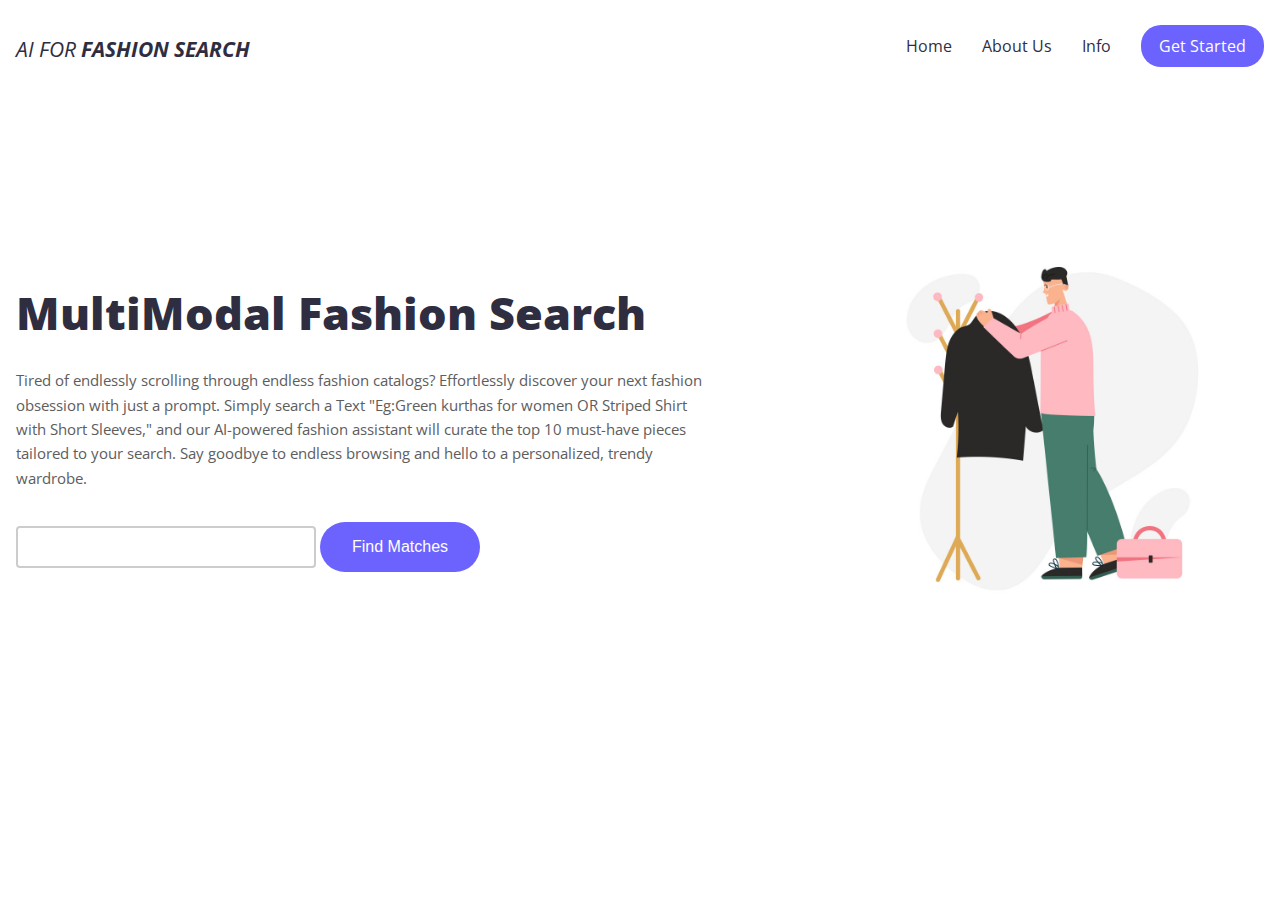
<file: templates/index.html>
<html lang="en">
  <head>
    <meta charset="UTF-8" />
    <meta http-equiv="X-UA-Compatible" content="IE=edge" />
    <meta name="viewport" content="width=device-width, initial-scale=1.0" />
    <title>MultiModal Fashion Search</title>
    <link rel="preconnect" href="https://fonts.googleapis.com" />
    <link rel="preconnect" href="https://fonts.gstatic.com" crossorigin />
    <link
      href="https://fonts.googleapis.com/css2?family=Open+Sans:wght@300;400;700;800&display=swap"
      rel="stylesheet"
    />
    <link rel="stylesheet" href="/static/stylee.css" />
  </head>
  <body>
    <div class="landing-page">
      <div class="container">
        <nav class="header-area">
          <div class="logo">AI for  <b>Fashion Search</b></div>
          <ul class="links">
            <li>Home</li>
            <li>About Us</li>
            <!-- <li>Work</li> -->
            <li>Info</li>
            <li>Get Started</li>
          </ul>
        </nav>
        <div class="hero">
          <div class="info">
            <h1>MultiModal Fashion Search</h1>
            <p>
              Tired of endlessly scrolling through endless fashion catalogs?

                Effortlessly discover your next fashion obsession with just a prompt. 
              
                Simply search a Text "Eg:Green kurthas for women OR Striped Shirt with Short Sleeves," 
              
                and our AI-powered fashion assistant 

                will curate the top 10 must-have pieces tailored to your search.

                Say goodbye to endless browsing and hello to a personalized, trendy wardrobe.
            </p>
            <div>
              <form action="/find_matches" method="post">
                  <!-- <label for="promptInput">Enter a prompt:</label>
                  <input type="text" id="promptInput" name="prompt" /> -->
                  <label for="promptInput" style="font-family: 'Montserrat', sans-serif; font-size: 18px; color: #333;"></label>
                  <input type="text" id="promptInput" name="prompt" style="padding: 10px; border: 2px solid #ccc; border-radius: 4px; font-family: 'Roboto', sans-serif; font-size: 16px; width: 300px;" />
                  <button type="submit">Find Matches</button>
              </form>
          </div>
            <!-- <button>LET'S GET STARTED</button> -->
          </div>
          <div class="image">
            <img src="/static/h.png" alt="" />
          </div>
        </div>
      </div>
    </div>
  </body>
</html>
</file>
<file: static/stylee.css>
* {
    padding: 0;
    margin: 0;
    box-sizing: border-box;
  }
  body {
    font-family: 'Open Sans', sans-serif;
    color: #2f2e41;
    background-color: #fff;
  }
  img {
    max-width: 100%;
  }
  ul {
    list-style: none;
  }
  .container {
    width: 1280px;
    padding-right: 1rem;
    padding-left: 1rem;
    margin: auto;
  }
  
  .header-area {
    display: flex;
    justify-content: space-between;
    padding-top: 25px;
    position: relative;
  }
  .header-area .logo {
    text-transform: uppercase;
    font-style: italic;
    margin-top: 10px;
    font-size: 1.3rem;
    width: 20%;
  }
  .header-area .links {
    width: 80%;
    text-align: right;
    display: flex;
    flex-direction: row;
    align-items: center;
    justify-content: flex-end;
  }
  .header-area .links li {
    margin-left: 30px;
    cursor: pointer;
  }
  .header-area .links li:last-child {
    border: 0;
    border-radius: 20px;
    padding: 10px 18px;
    color: #fff;
    background-color: #6c63ff;
  }
  .hero {
    display: flex;
    justify-content: space-between;
    align-items: center;
    margin-top: 150px;
  }
  .hero .info {
    padding-right: 10%;
  }
  .hero .info h1 {
    font-weight: 800;
    font-size: 2.8rem;
    margin-bottom: 1.5rem;
    line-height: 1.4;
  }
  .hero .info p {
    line-height: 1.6;
    font-size: 0.95rem;
    color: #5d5d5d;
    width: 700px;
  }
  
  .hero .info button {
    border: 0;
    border-radius: 2rem;
    padding: 1rem 2rem;
    margin-top: 2rem;
    cursor: pointer;
    color: #fff;
    background-color: #6c63ff;
    font-size: 1rem;
  }
</file>
